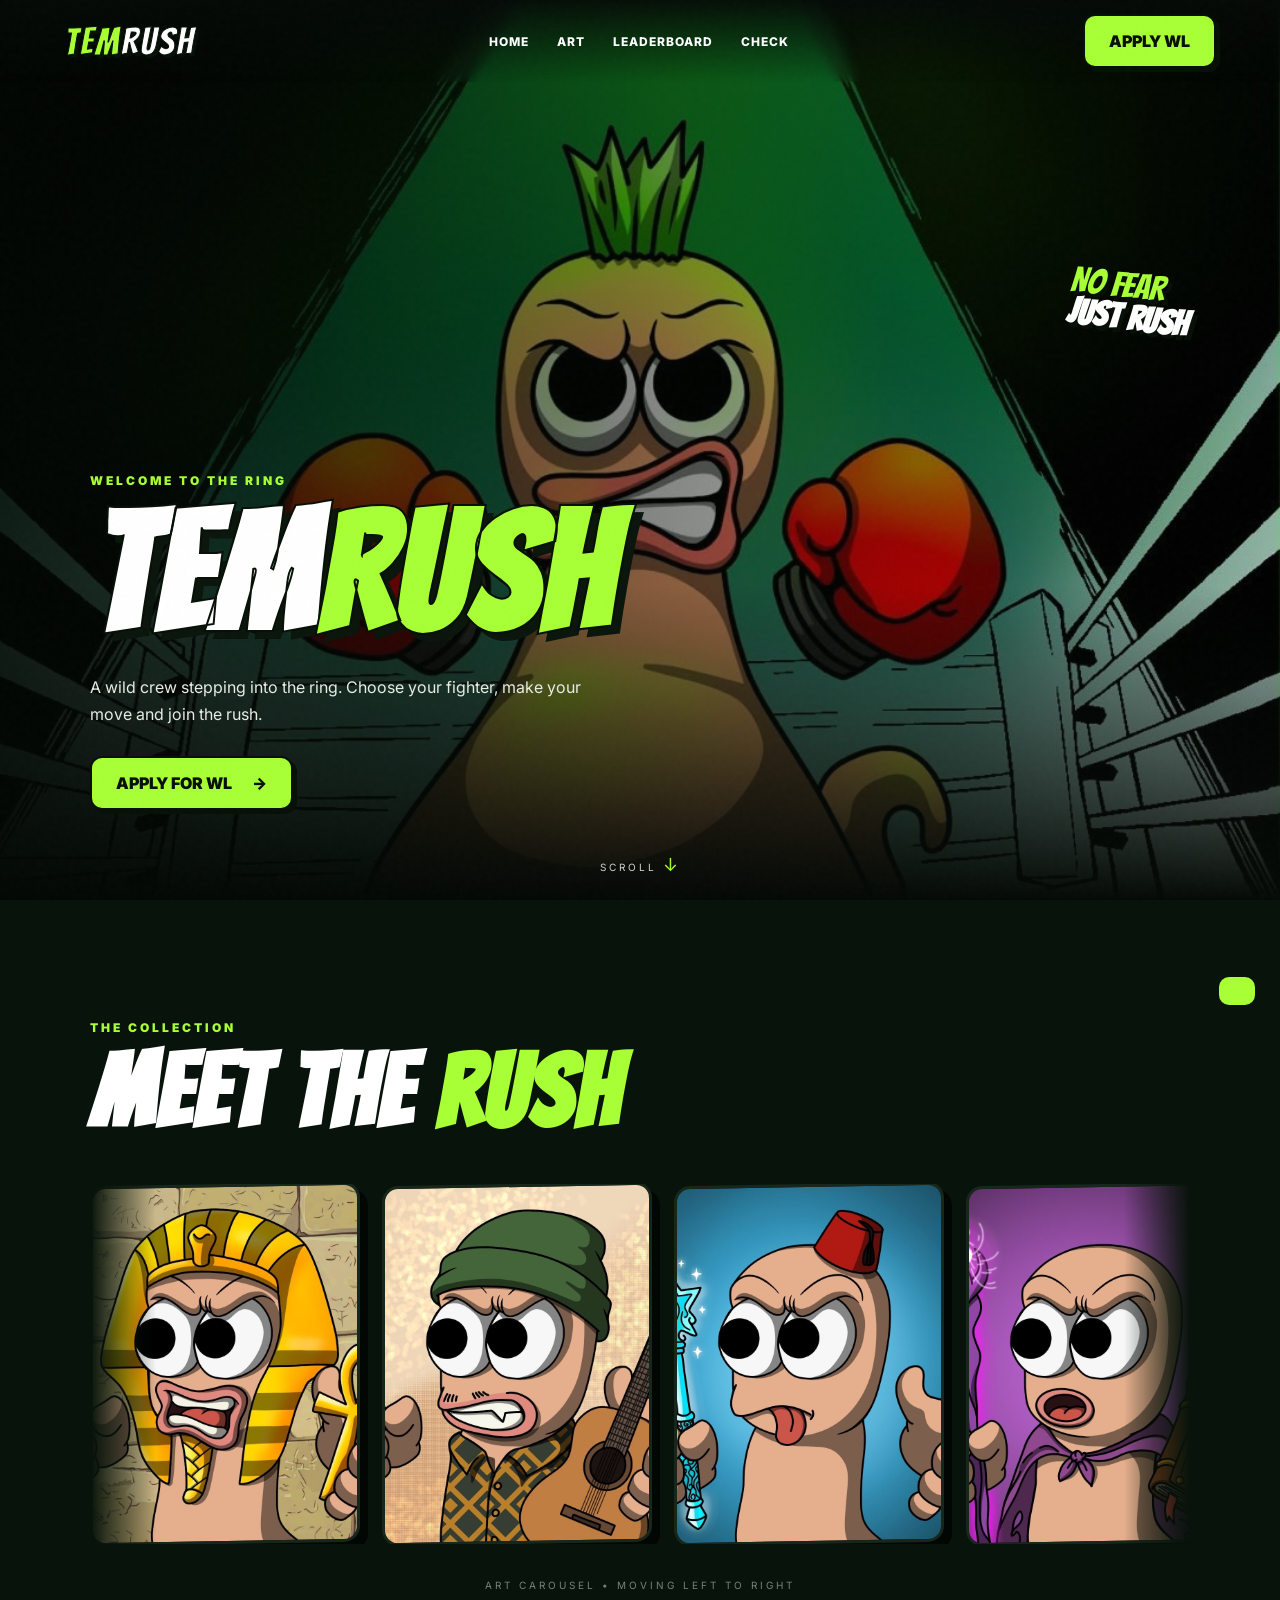
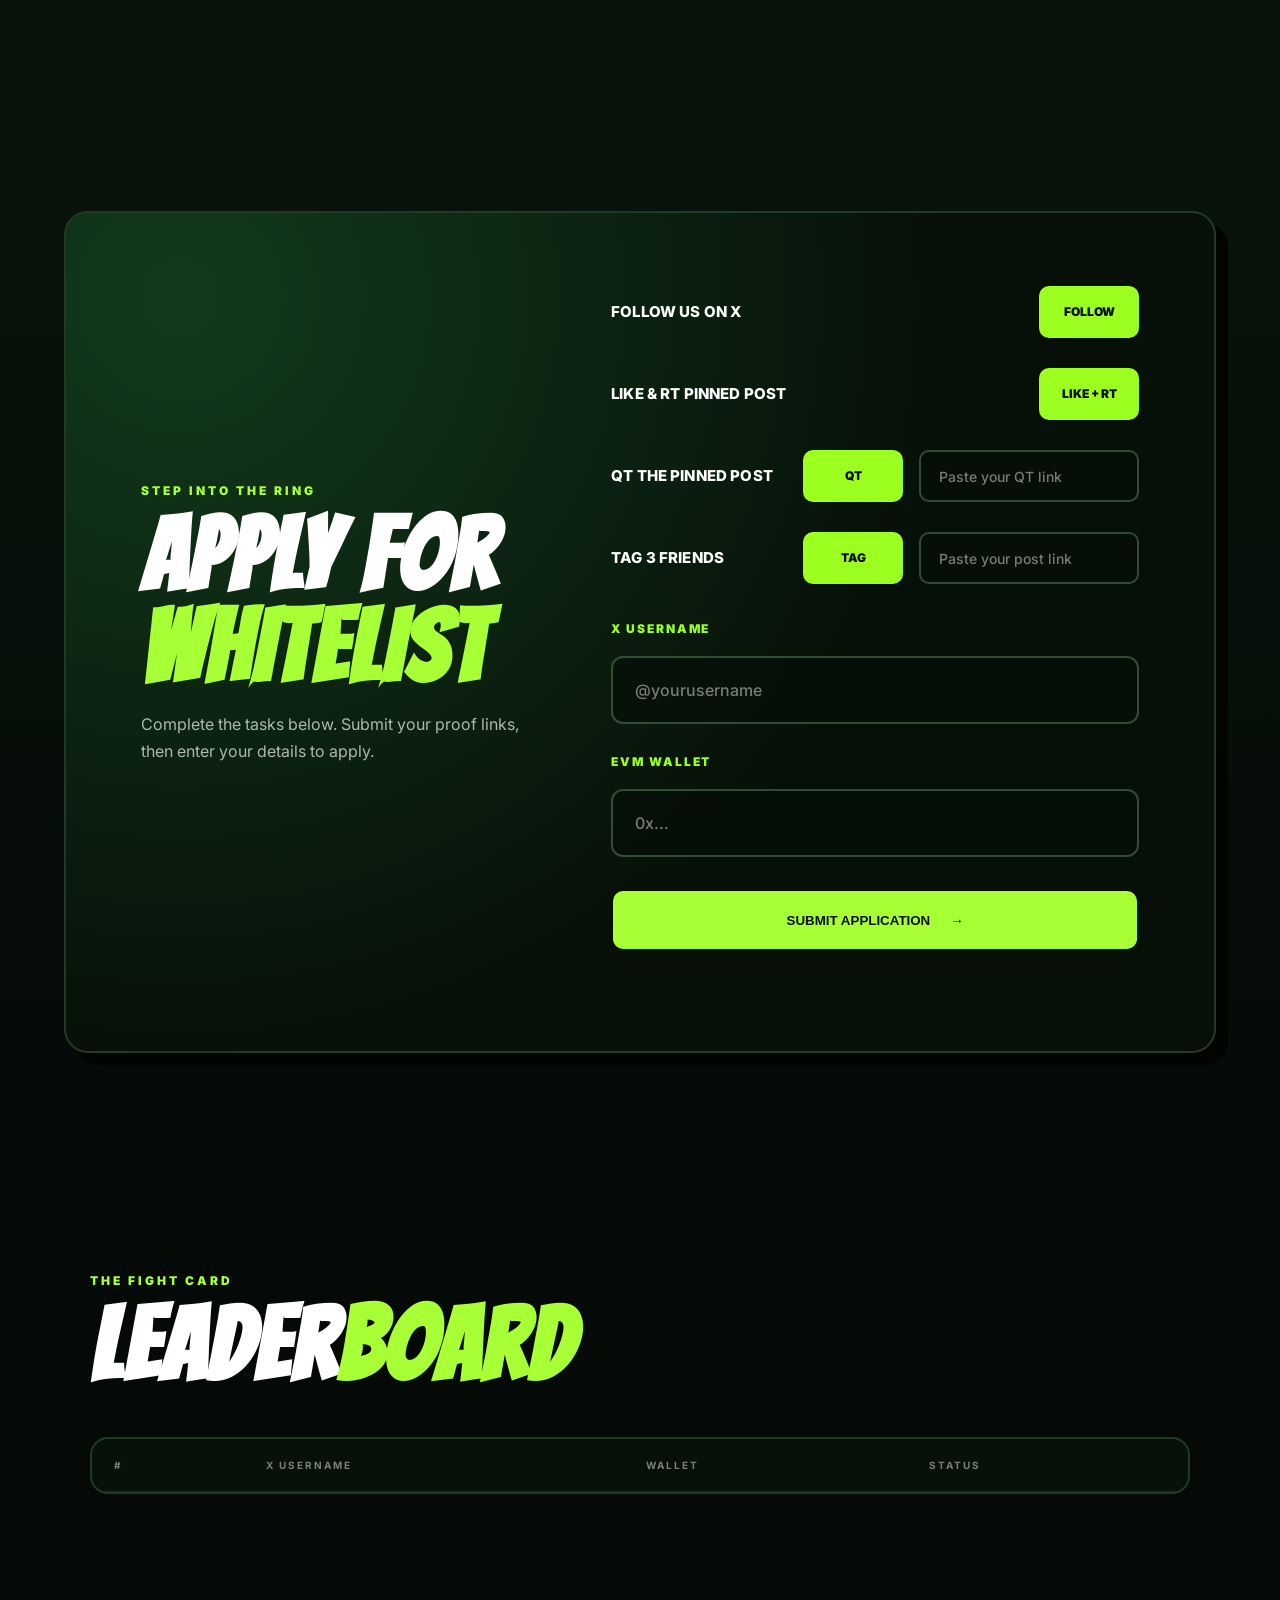
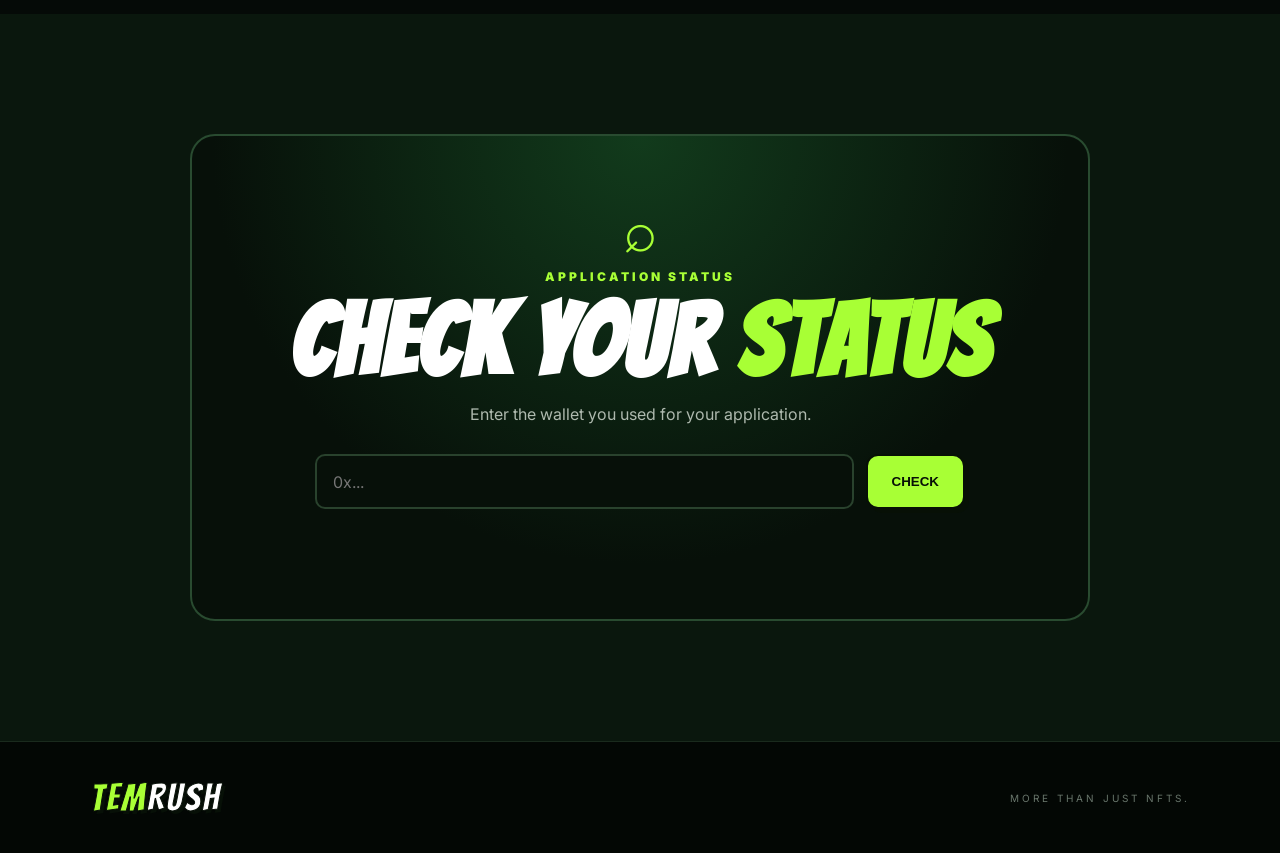
<file: index.html>
<!DOCTYPE html>
<html lang="en">
<head>
  <meta charset="UTF-8">
  <meta name="viewport" content="width=device-width, initial-scale=1.0">

  <title>TEMRUSH — NFT</title>

  <link rel="preconnect" href="https://fonts.googleapis.com">
  <link rel="preconnect" href="https://fonts.gstatic.com" crossorigin>

  <link
    href="https://fonts.googleapis.com/css2?family=Bangers&family=Inter:wght@400;500;600;700;800;900&display=swap"
    rel="stylesheet"
  >

  <link rel="stylesheet" href="style.css">


  <!-- =====================================================
       APPLY WL LAYOUT FIX
  ====================================================== -->

  <style>

    /* =====================================================
       APPLY SECTION
    ====================================================== */

    .apply-section {
      width: 100%;
      padding: 100px 5vw;
      box-sizing: border-box;
    }


    /* =====================================================
       MAIN APPLY PANEL
    ====================================================== */

    .apply-panel {
      width: 100%;
      max-width: 1400px;
      min-height: 650px;

      margin: 0 auto;

      padding: 70px 75px;

      box-sizing: border-box;

      display: grid;
      grid-template-columns: minmax(0, 0.85fr) minmax(0, 1.15fr);
      gap: 80px;

      align-items: center;
    }


    /* =====================================================
       LEFT SIDE
    ====================================================== */

    .panel-copy {
      min-width: 0;
    }

    .panel-copy h2 {
      max-width: 650px;
    }

    .panel-copy p:last-child {
      max-width: 600px;
    }


    /* =====================================================
       FORM
    ====================================================== */

    #wlForm {
      width: 100%;
      min-width: 0;

      display: flex;
      flex-direction: column;

      box-sizing: border-box;
    }


    /* =====================================================
       TASK ROW
    ====================================================== */

    .task-item {
      width: 100%;
      min-height: 58px;

      display: grid;

      grid-template-columns: minmax(0, 1fr) auto;

      align-items: center;

      column-gap: 16px;

      margin-bottom: 14px;

      box-sizing: border-box;
    }


    /* =====================================================
       TASK WITH PROOF
    ====================================================== */

    .task-item.task-with-proof {
      grid-template-columns:
        minmax(0, 1fr)
        100px
        minmax(220px, 1fr);
    }


    /* =====================================================
       TASK TEXT
    ====================================================== */

    .task-content {
      min-width: 0;
    }

    .task-content strong {
      display: block;

      margin: 0;

      font-family: "Inter", sans-serif;
      font-size: 15px;
      font-weight: 800;

      line-height: 1.2;

      letter-spacing: 0.01em;

      color: #ffffff;

      white-space: nowrap;
    }


    /* =====================================================
       TASK BUTTON
    ====================================================== */

    .task-link {
      width: 100%;
      min-width: 100px;
      height: 52px;

      padding: 0 18px;

      display: flex;
      align-items: center;
      justify-content: center;

      box-sizing: border-box;

      background: #9cff20;

      border: 2px solid #9cff20;
      border-radius: 10px;

      color: #071007;

      font-family: "Inter", sans-serif;
      font-size: 12px;
      font-weight: 900;

      line-height: 1;

      text-decoration: none;

      cursor: pointer;

      transition:
        transform 0.2s ease,
        background 0.2s ease,
        box-shadow 0.2s ease;
    }

    .task-link:hover {
      background: #b1ff48;
      border-color: #b1ff48;

      transform: translateY(-2px);

      box-shadow:
        0 8px 25px rgba(156, 255, 32, 0.18);
    }


    /* =====================================================
       PROOF INPUT
    ====================================================== */

    .proof-input {
      width: 100%;
      height: 52px;

      min-width: 0;

      padding: 0 18px;

      box-sizing: border-box;

      background: rgba(5, 14, 8, 0.55);

      border: 2px solid rgba(108, 150, 111, 0.45);

      border-radius: 10px;

      color: #ffffff;

      font-family: "Inter", sans-serif;
      font-size: 14px;
      font-weight: 500;

      outline: none;

      transition:
        border-color 0.2s ease,
        box-shadow 0.2s ease;
    }

    .proof-input::placeholder {
      color: #777d78;
      opacity: 1;
    }

    .proof-input:focus {
      border-color: #9cff20;

      box-shadow:
        0 0 0 3px rgba(156, 255, 32, 0.08);
    }


    /* =====================================================
       REMOVE OLD TASK ELEMENTS IF PRESENT
    ====================================================== */

    .task-item input[type="checkbox"],
    .task-item .task-check,
    .proof-example {
      display: none !important;
    }


    /* =====================================================
       LABELS
    ====================================================== */

    #wlForm > label {
      display: block;

      margin-top: 10px;
      margin-bottom: 10px;

      font-family: "Inter", sans-serif;

      font-size: 12px;
      font-weight: 900;

      letter-spacing: 0.16em;

      color: #9cff20;
    }


    /* =====================================================
       USERNAME + WALLET
    ====================================================== */

    #xUsername,
    #wallet {
      width: 100%;
      height: 68px;

      box-sizing: border-box;

      padding: 0 22px;

      margin-bottom: 10px;

      background: rgba(5, 14, 8, 0.55);

      border: 2px solid rgba(108, 150, 111, 0.45);

      border-radius: 12px;

      color: #ffffff;

      font-family: "Inter", sans-serif;

      font-size: 16px;
      font-weight: 500;

      outline: none;

      transition:
        border-color 0.2s ease,
        box-shadow 0.2s ease;
    }

    #xUsername::placeholder,
    #wallet::placeholder {
      color: #777d78;
      opacity: 1;
    }

    #xUsername:focus,
    #wallet:focus {
      border-color: #9cff20;

      box-shadow:
        0 0 0 3px rgba(156, 255, 32, 0.08);
    }


    /* =====================================================
       SUBMIT BUTTON
    ====================================================== */

    #wlForm .button.full {
      width: 100%;
      height: 62px;

      margin-top: 12px;

      box-sizing: border-box;
    }


    /* =====================================================
       MESSAGE
    ====================================================== */

    #formMessage {
      width: 100%;
      box-sizing: border-box;
    }


    /* =====================================================
       LARGE DESKTOP
    ====================================================== */

    @media (min-width: 1400px) {

      .apply-panel {
        max-width: 1450px;

        padding-left: 85px;
        padding-right: 85px;

        gap: 100px;
      }

      .task-item.task-with-proof {
        grid-template-columns:
          minmax(0, 1fr)
          110px
          minmax(280px, 1fr);
      }

      .task-link {
        min-width: 110px;
      }

    }


    /* =====================================================
       TABLET
    ====================================================== */

    @media (max-width: 1100px) {

      .apply-section {
        padding: 80px 30px;
      }

      .apply-panel {
        max-width: 1000px;

        padding: 55px 45px;

        grid-template-columns:
          minmax(0, 0.8fr)
          minmax(0, 1.2fr);

        gap: 45px;
      }

      .task-item.task-with-proof {
        grid-template-columns:
          minmax(0, 1fr)
          90px
          minmax(170px, 1fr);

        column-gap: 10px;
      }

      .task-link {
        min-width: 90px;
        padding: 0 10px;
      }

      .task-content strong {
        font-size: 13px;
      }

      .proof-input {
        font-size: 13px;
        padding: 0 14px;
      }

    }


    /* =====================================================
       MOBILE
    ====================================================== */

    @media (max-width: 800px) {

      .apply-section {
        padding: 60px 18px;
      }

      .apply-panel {
        width: 100%;

        padding: 40px 25px;

        display: flex;
        flex-direction: column;

        gap: 40px;

        min-height: auto;
      }


      /* TASKS */

      .task-item,
      .task-item.task-with-proof {
        width: 100%;

        display: grid;

        grid-template-columns:
          minmax(0, 1fr)
          auto;

        gap: 10px;

        min-height: 55px;
      }

      .task-content strong {
        font-size: 13px;
        white-space: normal;
      }

      .task-link {
        min-width: 95px;
        width: 95px;
        height: 48px;
      }


      /* PROOF INPUT GOES FULL WIDTH */

      .task-item.task-with-proof {
        grid-template-columns:
          minmax(0, 1fr)
          95px;
      }

      .task-item.task-with-proof .proof-input {
        grid-column: 1 / -1;
        width: 100%;
      }


      /* FORM */

      #xUsername,
      #wallet {
        height: 62px;
      }

    }


    /* =====================================================
       SMALL MOBILE
    ====================================================== */

    @media (max-width: 480px) {

      .apply-panel {
        padding: 30px 18px;
      }

      .task-content strong {
        font-size: 12px;
      }

      .task-link {
        width: 85px;
        min-width: 85px;

        padding: 0 8px;

        font-size: 10px;
      }

      .proof-input {
        height: 52px;
      }

    }

  </style>

</head>


<body>

  <div class="grain"></div>


  <!-- =====================================================
       NAVIGATION
  ====================================================== -->

  <header class="nav">

    <a class="brand" href="#home">
      TEM<span>RUSH</span>
    </a>

    <nav>
      <a href="#home">HOME</a>
      <a href="#art">ART</a>
      <a href="#leaderboard">LEADERBOARD</a>
      <a href="#check">CHECK</a>
    </nav>

    <a class="nav-cta" href="#apply">
      APPLY WL
    </a>

  </header>


  <main>


    <!-- =====================================================
         HERO
    ====================================================== -->

    <section id="home" class="hero">

      <div class="hero-overlay"></div>

      <div class="hero-copy">

        <p class="eyebrow">
          WELCOME TO THE RING
        </p>

        <h1>
          TEM<span>RUSH</span>
        </h1>

        <p class="hero-text">
          A wild crew stepping into the ring.
          Choose your fighter, make your move and join the rush.
        </p>

        <a class="button" href="#apply">
          APPLY FOR WL <span>→</span>
        </a>

      </div>

      <div class="hero-badge">
        NO FEAR<br>
        <b>JUST RUSH</b>
      </div>

      <div class="scroll-cue">
        SCROLL <span>↓</span>
      </div>

    </section>


    <!-- =====================================================
         ART
    ====================================================== -->

    <section id="art" class="art-section">

      <div class="section-heading">

        <p class="eyebrow">
          THE COLLECTION
        </p>

        <h2>
          MEET THE <span>RUSH</span>
        </h2>

      </div>


      <div class="marquee-window">

        <div class="marquee-track">

          <div class="art-card">
            <img
              src="assets/art-01.jpg"
              alt="TEMRUSH character"
            >
          </div>

          <div class="art-card">
            <img
              src="assets/art-02.jpg"
              alt="TEMRUSH character"
            >
          </div>

          <div class="art-card">
            <img
              src="assets/art-03.jpg"
              alt="TEMRUSH character"
            >
          </div>

          <div class="art-card">
            <img
              src="assets/art-04.jpg"
              alt="TEMRUSH character"
            >
          </div>

          <div class="art-card">
            <img
              src="assets/art-01.jpg"
              alt="TEMRUSH character"
            >
          </div>

          <div class="art-card">
            <img
              src="assets/art-02.jpg"
              alt="TEMRUSH character"
            >
          </div>

          <div class="art-card">
            <img
              src="assets/art-03.jpg"
              alt="TEMRUSH character"
            >
          </div>

          <div class="art-card">
            <img
              src="assets/art-04.jpg"
              alt="TEMRUSH character"
            >
          </div>

        </div>

      </div>

      <p class="marquee-note">
        ART CAROUSEL • MOVING LEFT TO RIGHT
      </p>

    </section>


    <!-- =====================================================
         APPLY WL
    ====================================================== -->

    <section id="apply" class="apply-section">

      <div class="apply-panel">


        <!-- LEFT -->

        <div class="panel-copy">

          <p class="eyebrow">
            STEP INTO THE RING
          </p>

          <h2>
            APPLY FOR <span>WHITELIST</span>
          </h2>

          <p>
            Complete the tasks below. Submit your proof links,
            then enter your details to apply.
          </p>

        </div>


        <!-- RIGHT -->

        <form id="wlForm">


          <!-- FOLLOW -->

          <div class="task-item">

            <div class="task-content">
              <strong>FOLLOW US ON X</strong>
            </div>

            <a
              class="task-link"
              href="https://x.com/TemrushNFTs"
              target="_blank"
              rel="noopener noreferrer"
            >
              FOLLOW
            </a>

          </div>


          <!-- LIKE + RT -->

          <div class="task-item">

            <div class="task-content">
              <strong>LIKE &amp; RT PINNED POST</strong>
            </div>

            <a
              class="task-link"
              href="https://x.com/TemrushNFTs"
              target="_blank"
              rel="noopener noreferrer"
            >
              LIKE + RT
            </a>

          </div>


          <!-- QT -->

          <div class="task-item task-with-proof">

            <div class="task-content">
              <strong>QT THE PINNED POST</strong>
            </div>

            <a
              class="task-link"
              href="https://x.com/TemrushNFTs"
              target="_blank"
              rel="noopener noreferrer"
            >
              QT
            </a>

            <input
              id="quoteProof"
              class="proof-input"
              type="url"
              placeholder="Paste your QT link"
              required
            >

          </div>


          <!-- TAG 3 FRIENDS -->

          <div class="task-item task-with-proof">

            <div class="task-content">
              <strong>TAG 3 FRIENDS</strong>
            </div>

            <a
              class="task-link"
              href="https://x.com/TemrushNFTs"
              target="_blank"
              rel="noopener noreferrer"
            >
              TAG
            </a>

            <input
              id="tagFriendsProof"
              class="proof-input"
              type="url"
              placeholder="Paste your post link"
              required
            >

          </div>


          <!-- X USERNAME -->

          <label for="xUsername">
            X USERNAME
          </label>

          <input
            id="xUsername"
            type="text"
            placeholder="@yourusername"
            required
          >


          <!-- WALLET -->

          <label for="wallet">
            EVM WALLET
          </label>

          <input
            id="wallet"
            type="text"
            placeholder="0x..."
            required
          >


          <!-- SUBMIT -->

          <button
            class="button full"
            type="submit"
          >
            SUBMIT APPLICATION <span>→</span>
          </button>

          <div
            id="formMessage"
            class="form-message"
          ></div>

        </form>

      </div>

    </section>


    <!-- =====================================================
         LEADERBOARD
    ====================================================== -->

    <section
      id="leaderboard"
      class="board-section"
    >

      <div class="section-heading">

        <p class="eyebrow">
          THE FIGHT CARD
        </p>

        <h2>
          LEADER<span>BOARD</span>
        </h2>

      </div>


      <div class="table-wrap">

        <table>

          <thead>

            <tr>
              <th>#</th>
              <th>X USERNAME</th>
              <th>WALLET</th>
              <th>STATUS</th>
            </tr>

          </thead>


<tbody id="leaderboardBody">
</tbody>


        </table>

      </div>

    </section>


    <!-- =====================================================
         CHECK
    ====================================================== -->

    <section
      id="check"
      class="check-section"
    >

      <div class="check-card">

        <div class="check-icon">
          ⌕
        </div>

        <p class="eyebrow">
          APPLICATION STATUS
        </p>

        <h2>
          CHECK YOUR <span>STATUS</span>
        </h2>

        <p>
          Enter the wallet you used for your application.
        </p>


        <div class="check-row">

          <input
            id="checkWallet"
            type="text"
            placeholder="0x..."
          >

          <button
            id="checkButton"
            class="button"
          >
            CHECK
          </button>

        </div>


        <div
          id="checkResult"
          class="check-result"
        ></div>

      </div>

    </section>

  </main>


  <!-- =====================================================
       FOOTER
  ====================================================== -->

  <footer>

    <div class="brand">
      TEM<span>RUSH</span>
    </div>

    <p>
      MORE THAN JUST NFTS.
    </p>

  </footer>


  <div
    id="toast"
    class="toast"
  ></div>


  <script src="script.js"></script>

</body>
</html>
</file>
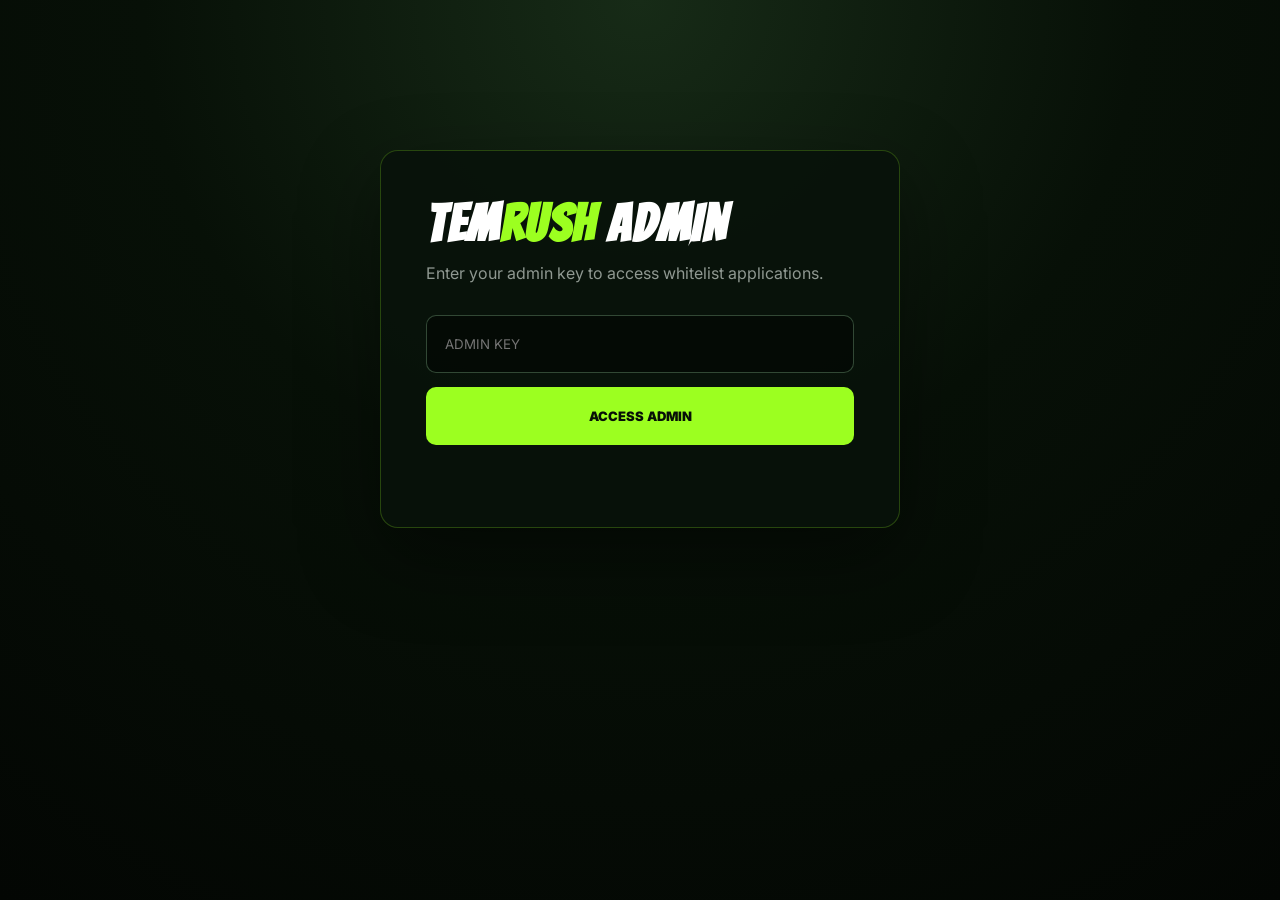
<file: admin.html>
<!DOCTYPE html>
<html lang="en">

<head>
  <meta charset="UTF-8">

  <meta
    name="viewport"
    content="width=device-width, initial-scale=1.0"
  >

  <title>TEMRUSH — Admin</title>

  <link
    rel="preconnect"
    href="https://fonts.googleapis.com"
  >

  <link
    rel="preconnect"
    href="https://fonts.gstatic.com"
    crossorigin
  >

  <link
    href="https://fonts.googleapis.com/css2?family=Bangers&family=Inter:wght@400;500;600;700;800;900&display=swap"
    rel="stylesheet"
  >

  <style>

    * {
      box-sizing: border-box;
    }

    html {
      scroll-behavior: smooth;
    }

    body {
      margin: 0;
      min-height: 100vh;

      background:
        radial-gradient(
          circle at top,
          #172b17 0%,
          #071007 45%,
          #030603 100%
        );

      color: #ffffff;

      font-family: "Inter", sans-serif;
    }


    /* =====================================================
       PAGE
    ===================================================== */

    .admin-page {
      width: 100%;
      min-height: 100vh;

      padding: 50px 5vw 80px;
    }


    .admin-container {
      width: 100%;
      max-width: 1500px;

      margin: 0 auto;
    }


    /* =====================================================
       HEADER
    ===================================================== */

    .admin-header {
      display: flex;

      align-items: center;
      justify-content: space-between;

      gap: 25px;

      margin-bottom: 40px;
    }


    .logo {
      font-family: "Bangers", cursive;

      font-size: 42px;

      letter-spacing: 0.04em;

      color: #ffffff;

      text-decoration: none;
    }


    .logo span {
      color: #9cff20;
    }


    .admin-title {
      margin: 0;

      font-size: 13px;

      font-weight: 900;

      letter-spacing: 0.2em;

      color: #9cff20;
    }


    /* =====================================================
       LOGIN
    ===================================================== */

    .login-card {

      width: 100%;
      max-width: 520px;

      margin: 100px auto;

      padding: 45px;

      background:
        rgba(8, 18, 10, 0.9);

      border:
        1px solid
        rgba(156, 255, 32, 0.22);

      border-radius: 18px;

      box-shadow:
        0 30px 80px
        rgba(0, 0, 0, 0.45);
    }


    .login-card h1 {

      margin: 0 0 10px;

      font-family: "Bangers", cursive;

      font-size: 52px;

      letter-spacing: 0.03em;
    }


    .login-card h1 span {
      color: #9cff20;
    }


    .login-card p {

      margin: 0 0 28px;

      color: #8f9891;

      line-height: 1.6;
    }


    .input {

      width: 100%;

      height: 58px;

      padding: 0 18px;

      border:
        1px solid
        rgba(108, 150, 111, 0.45);

      border-radius: 10px;

      background:
        rgba(3, 8, 4, 0.75);

      color: #ffffff;

      font-family: "Inter", sans-serif;

      outline: none;
    }


    .input:focus {

      border-color: #9cff20;

      box-shadow:
        0 0 0 3px
        rgba(156, 255, 32, 0.08);
    }


    .button {

      width: 100%;

      height: 58px;

      margin-top: 14px;

      border: 0;

      border-radius: 10px;

      background: #9cff20;

      color: #071007;

      font-family: "Inter", sans-serif;

      font-size: 13px;

      font-weight: 900;

      cursor: pointer;

      transition:
        transform 0.2s ease,
        background 0.2s ease;
    }


    .button:hover {

      background: #b1ff48;

      transform: translateY(-2px);
    }


    .message {

      min-height: 22px;

      margin-top: 15px;

      font-size: 12px;

      font-weight: 700;

      color: #ff6b6b;
    }


    /* =====================================================
       DASHBOARD
    ===================================================== */

    #dashboard {
      display: none;
    }


    .dashboard-title {

      margin: 0 0 8px;

      font-family: "Bangers", cursive;

      font-size: 64px;

      letter-spacing: 0.03em;
    }


    .dashboard-title span {
      color: #9cff20;
    }


    .dashboard-subtitle {

      margin: 0 0 35px;

      color: #8f9891;

      font-size: 14px;
    }


    /* =====================================================
       STATS
    ===================================================== */

    .stats {

      display: grid;

      grid-template-columns:
        repeat(3, 1fr);

      gap: 16px;

      margin-bottom: 25px;
    }


    .stat {

      padding: 22px;

      background:
        rgba(8, 18, 10, 0.8);

      border:
        1px solid
        rgba(156, 255, 32, 0.15);

      border-radius: 14px;
    }


    .stat-label {

      display: block;

      margin-bottom: 8px;

      font-size: 10px;

      font-weight: 900;

      letter-spacing: 0.16em;

      color: #7d877f;
    }


    .stat-value {

      font-size: 28px;

      font-weight: 900;

      color: #ffffff;
    }


    /* =====================================================
       TABLE
    ===================================================== */

    .table-card {

      width: 100%;

      overflow: hidden;

      background:
        rgba(8, 18, 10, 0.82);

      border:
        1px solid
        rgba(156, 255, 32, 0.15);

      border-radius: 16px;
    }


    .table-scroll {

      width: 100%;

      overflow-x: auto;
    }


    table {

      width: 100%;

      min-width: 1000px;

      border-collapse: collapse;
    }


    th {

      padding: 18px 20px;

      text-align: left;

      background:
        rgba(156, 255, 32, 0.06);

      color: #9cff20;

      font-size: 10px;

      font-weight: 900;

      letter-spacing: 0.14em;

      white-space: nowrap;
    }


    td {

      padding: 18px 20px;

      border-top:
        1px solid
        rgba(255, 255, 255, 0.06);

      color: #d9ded9;

      font-size: 13px;

      white-space: nowrap;
    }


    tr:hover td {

      background:
        rgba(156, 255, 32, 0.025);
    }


    .wallet {

      font-family: monospace;

      color: #aeb8af;
    }


    .proof {

      display: inline-flex;

      align-items: center;

      justify-content: center;

      min-width: 70px;

      height: 34px;

      padding: 0 12px;

      border-radius: 7px;

      background:
        rgba(156, 255, 32, 0.08);

      border:
        1px solid
        rgba(156, 255, 32, 0.2);

      color: #9cff20;

      text-decoration: none;

      font-size: 10px;

      font-weight: 900;
    }


    .proof:hover {

      background:
        rgba(156, 255, 32, 0.16);
    }


    /* =====================================================
       STATUS
    ===================================================== */

    .status {

      display: inline-flex;

      align-items: center;

      justify-content: center;

      min-width: 90px;

      height: 32px;

      padding: 0 12px;

      border-radius: 6px;

      font-size: 9px;

      font-weight: 900;

      letter-spacing: 0.08em;
    }


    .status.pending {

      background:
        rgba(255, 193, 7, 0.1);

      color: #ffc107;

      border:
        1px solid
        rgba(255, 193, 7, 0.25);
    }


    .status.approved {

      background:
        rgba(156, 255, 32, 0.1);

      color: #9cff20;

      border:
        1px solid
        rgba(156, 255, 32, 0.25);
    }


    .status.rejected {

      background:
        rgba(255, 80, 80, 0.1);

      color: #ff7070;

      border:
        1px solid
        rgba(255, 80, 80, 0.25);
    }


    /* =====================================================
       ACTION BUTTONS
    ===================================================== */

    .actions {

      display: flex;

      gap: 8px;
    }


    .action {

      height: 34px;

      padding: 0 13px;

      border-radius: 7px;

      font-size: 9px;

      font-weight: 900;

      cursor: pointer;

      border: 1px solid;

      transition:
        transform 0.2s ease,
        opacity 0.2s ease;
    }


    .action:hover {

      transform: translateY(-1px);

      opacity: 0.85;
    }


    .approve {

      background:
        rgba(156, 255, 32, 0.1);

      border-color:
        rgba(156, 255, 32, 0.3);

      color: #9cff20;
    }


    .reject {

      background:
        rgba(255, 80, 80, 0.1);

      border-color:
        rgba(255, 80, 80, 0.3);

      color: #ff7070;
    }


    .pending-button {

      background:
        rgba(255, 193, 7, 0.1);

      border-color:
        rgba(255, 193, 7, 0.3);

      color: #ffc107;
    }


    /* =====================================================
       EMPTY
    ===================================================== */

    .empty {

      padding: 60px 20px;

      text-align: center;

      color: #6f7771;

      font-size: 13px;
    }


    /* =====================================================
       MOBILE
    ===================================================== */

    @media (max-width: 700px) {

      .admin-page {

        padding:
          30px 16px 60px;
      }


      .admin-header {

        align-items: flex-start;

        flex-direction: column;
      }


      .dashboard-title {

        font-size: 48px;
      }


      .stats {

        grid-template-columns: 1fr;
      }


      .login-card {

        margin: 50px auto;

        padding: 30px 22px;
      }

    }

  </style>
</head>


<body>

  <div class="admin-page">

    <div class="admin-container">


      <!-- =================================================
           LOGIN
      ================================================== -->

      <section id="login">

        <div class="login-card">

          <h1>
            TEM<span>RUSH</span>
            ADMIN
          </h1>

          <p>
            Enter your admin key to access
            whitelist applications.
          </p>

          <input
            id="adminKey"
            class="input"
            type="password"
            placeholder="ADMIN KEY"
            autocomplete="off"
          >

          <button
            id="loginButton"
            class="button"
            type="button"
          >
            ACCESS ADMIN
          </button>

          <div
            id="loginMessage"
            class="message"
          ></div>

        </div>

      </section>


      <!-- =================================================
           DASHBOARD
      ================================================== -->

      <section id="dashboard">


        <header class="admin-header">

          <div>

            <a
              class="logo"
              href="index.html"
            >
              TEM<span>RUSH</span>
            </a>

          </div>

          <p class="admin-title">
            WHITELIST CONTROL
          </p>

        </header>


        <h1 class="dashboard-title">
          APPLICATION <span>CONTROL</span>
        </h1>

        <p class="dashboard-subtitle">
          Review, approve or reject TEMRUSH whitelist applications.
        </p>


        <!-- =================================================
             STATS
        ================================================== -->

        <div class="stats">

          <div class="stat">

            <span class="stat-label">
              TOTAL
            </span>

            <span
              id="totalCount"
              class="stat-value"
            >
              0
            </span>

          </div>


          <div class="stat">

            <span class="stat-label">
              PENDING
            </span>

            <span
              id="pendingCount"
              class="stat-value"
            >
              0
            </span>

          </div>


          <div class="stat">

            <span class="stat-label">
              APPROVED
            </span>

            <span
              id="approvedCount"
              class="stat-value"
            >
              0
            </span>

          </div>

        </div>


        <!-- =================================================
             APPLICATION TABLE
        ================================================== -->

        <div class="table-card">

          <div class="table-scroll">

            <table>

              <thead>

                <tr>

                  <th>
                    #
                  </th>

                  <th>
                    X USERNAME
                  </th>

                  <th>
                    WALLET
                  </th>

                  <th>
                    QT PROOF
                  </th>

                  <th>
                    TAG PROOF
                  </th>

                  <th>
                    STATUS
                  </th>

                  <th>
                    ACTION
                  </th>

                </tr>

              </thead>


              <tbody id="applicationsBody">

                <tr>

                  <td
                    colspan="7"
                    class="empty"
                  >
                    LOADING APPLICATIONS...
                  </td>

                </tr>

              </tbody>

            </table>

          </div>

        </div>


      </section>

    </div>

  </div>


  <script>

    // =====================================================
    // CONFIG
    // =====================================================

    const API_URL =
      "https://script.google.com/macros/s/AKfycbzPIpFMNi-imzFGVu2csJSxtfziGPPK33pl5HzZddjjA1DGYm1RD67bcGtRBHuP6QY5/exec";


    // =====================================================
    // ELEMENTS
    // =====================================================

    const login =
      document.getElementById("login");

    const dashboard =
      document.getElementById("dashboard");

    const adminKeyInput =
      document.getElementById("adminKey");

    const loginButton =
      document.getElementById("loginButton");

    const loginMessage =
      document.getElementById("loginMessage");

    const applicationsBody =
      document.getElementById(
        "applicationsBody"
      );

    const totalCount =
      document.getElementById(
        "totalCount"
      );

    const pendingCount =
      document.getElementById(
        "pendingCount"
      );

    const approvedCount =
      document.getElementById(
        "approvedCount"
      );


    let ADMIN_KEY = "";

    let applications = [];


    // =====================================================
    // API
    // =====================================================

    async function apiRequest(payload) {

      const response =
        await fetch(
          API_URL,
          {
            method: "POST",

            headers: {
              "Content-Type":
                "text/plain;charset=utf-8"
            },

            body:
              JSON.stringify(payload)
          }
        );


      return await response.json();

    }


    // =====================================================
    // WALLET DISPLAY
    // =====================================================

    function shortWallet(wallet) {

      if (!wallet) {
        return "";
      }


      return wallet.length > 12

        ? `${wallet.slice(0, 6)}...${wallet.slice(-4)}`

        : wallet;

    }


    // =====================================================
    // ESCAPE HTML
    // =====================================================

    function escapeHtml(value) {

      return String(value || "")
        .replace(/&/g, "&amp;")
        .replace(/</g, "&lt;")
        .replace(/>/g, "&gt;")
        .replace(/"/g, "&quot;")
        .replace(/'/g, "&#039;");

    }


    // =====================================================
    // LOAD APPLICATIONS
    // =====================================================

    async function loadApplications() {

      try {

        const result =
          await apiRequest({

            action: "admin_list",

            adminKey:
              ADMIN_KEY

          });


        if (!result.ok) {

          loginMessage.textContent =
            result.error ||
            "Unable to load applications.";

          return;

        }


        applications =
          result.applications || [];


        renderApplications();


      } catch (error) {

        console.error(error);

        applicationsBody.innerHTML = `
          <tr>
            <td
              colspan="7"
              class="empty"
            >
              ADMIN SERVICE UNAVAILABLE
            </td>
          </tr>
        `;

      }

    }


    // =====================================================
    // RENDER APPLICATIONS
    // =====================================================

    function renderApplications() {

      totalCount.textContent =
        applications.length;


      pendingCount.textContent =
        applications.filter(
          app =>
            String(app.status)
              .toUpperCase() ===
            "PENDING"
        ).length;


      approvedCount.textContent =
        applications.filter(
          app =>
            String(app.status)
              .toUpperCase() ===
            "APPROVED"
        ).length;


      if (
        applications.length === 0
      ) {

        applicationsBody.innerHTML = `
          <tr>
            <td
              colspan="7"
              class="empty"
            >
              NO APPLICATIONS YET
            </td>
          </tr>
        `;

        return;

      }


      applicationsBody.innerHTML =
        applications.map(
          (app, index) => {

            const status =
              String(
                app.status ||
                "PENDING"
              ).toUpperCase();


            return `

              <tr>

                <td>
                  ${String(
                    index + 1
                  ).padStart(2, "0")}
                </td>

                <td>
                  ${escapeHtml(
                    app.xUsername
                  )}
                </td>

                <td class="wallet">
                  ${escapeHtml(
                    shortWallet(
                      app.wallet
                    )
                  )}
                </td>

                <td>

                  <a
                    class="proof"
                    href="${escapeHtml(
                      app.quoteProof
                    )}"
                    target="_blank"
                    rel="noopener noreferrer"
                  >
                    VIEW QT
                  </a>

                </td>

                <td>

                  <a
                    class="proof"
                    href="${escapeHtml(
                      app.tagFriendsProof
                    )}"
                    target="_blank"
                    rel="noopener noreferrer"
                  >
                    VIEW TAG
                  </a>

                </td>

                <td>

                  <span
                    class="status ${status.toLowerCase()}"
                  >
                    ${status}
                  </span>

                </td>

                <td>

                  <div class="actions">

                    <button
                      class="action approve"
                      onclick="updateStatus(
                        ${app.row},
                        'APPROVED'
                      )"
                    >
                      APPROVE
                    </button>

                    <button
                      class="action reject"
                      onclick="updateStatus(
                        ${app.row},
                        'REJECTED'
                      )"
                    >
                      REJECT
                    </button>

                    <button
                      class="action pending-button"
                      onclick="updateStatus(
                        ${app.row},
                        'PENDING'
                      )"
                    >
                      PENDING
                    </button>

                  </div>

                </td>

              </tr>

            `;

          }
        ).join("");

    }


    // =====================================================
    // UPDATE STATUS
    // =====================================================

    async function updateStatus(
      row,
      status
    ) {

      try {

        const result =
          await apiRequest({

            action:
              "admin_update",

            adminKey:
              ADMIN_KEY,

            row:
              row,

            status:
              status

          });


        if (!result.ok) {

          alert(
            result.error ||
            "Unable to update status."
          );

          return;

        }


        await loadApplications();


      } catch (error) {

        console.error(error);

        alert(
          "ADMIN SERVICE UNAVAILABLE."
        );

      }

    }


    // =====================================================
    // LOGIN
    // =====================================================

    loginButton.addEventListener(
      "click",
      async () => {

        const key =
          adminKeyInput.value.trim();


        if (!key) {

          loginMessage.textContent =
            "ENTER YOUR ADMIN KEY.";

          return;

        }


        ADMIN_KEY = key;


        loginButton.disabled =
          true;

        loginButton.textContent =
          "CHECKING...";


        const result =
          await apiRequest({

            action:
              "admin_list",

            adminKey:
              ADMIN_KEY

          });


        if (!result.ok) {

          ADMIN_KEY = "";

          loginButton.disabled =
            false;

          loginButton.textContent =
            "ACCESS ADMIN";

          loginMessage.textContent =
            result.error ||
            "INVALID ADMIN KEY.";

          return;

        }


        login.style.display =
          "none";

        dashboard.style.display =
          "block";


        applications =
          result.applications || [];


        renderApplications();


        loginButton.disabled =
          false;

        loginButton.textContent =
          "ACCESS ADMIN";

      }
    );


    // =====================================================
    // ENTER KEY LOGIN
    // =====================================================

    adminKeyInput.addEventListener(
      "keydown",
      event => {

        if (
          event.key === "Enter"
        ) {

          loginButton.click();

        }

      }
    );

  </script>

</body>

</html>
</file>
<file: style.css>
*{box-sizing:border-box}html{scroll-behavior:smooth}body{margin:0;background:#050a07;color:#f7f7ef;font-family:Inter,Arial,sans-serif;overflow-x:hidden}.grain{position:fixed;inset:0;pointer-events:none;opacity:.06;z-index:50;background-image:url("data:image/svg+xml,%3Csvg viewBox='0 0 180 180' xmlns='http://www.w3.org/2000/svg'%3E%3Cfilter id='n'%3E%3CfeTurbulence type='fractalNoise' baseFrequency='.9' numOctaves='3' stitchTiles='stitch'/%3E%3C/filter%3E%3Crect width='100%25' height='100%25' filter='url(%23n)' opacity='.35'/%3E%3C/svg%3E")}.nav{height:82px;position:fixed;top:0;left:0;right:0;z-index:20;display:flex;align-items:center;justify-content:space-between;padding:0 5vw;background:linear-gradient(#050a07eF,transparent);backdrop-filter:blur(6px)}.brand{font-family:Bangers,cursive;letter-spacing:2px;font-size:38px;color:#a8ff35;text-decoration:none;-webkit-text-stroke:1px #081008;text-shadow:3px 3px 0 #071007}.brand span{color:#fff}.nav nav{display:flex;gap:28px}.nav nav a{color:#fff;text-decoration:none;font-size:12px;font-weight:800;letter-spacing:1px}.nav nav a:hover{color:#a8ff35}.nav-cta,.button{display:inline-flex;align-items:center;justify-content:center;gap:20px;background:#a8ff35;color:#071006;border:2px solid #071006;border-radius:12px;padding:15px 24px;font-weight:900;text-decoration:none;box-shadow:4px 4px 0 #071006;cursor:pointer}.hero{min-height:100vh;position:relative;background-image:url("assets/hero.jpg");background-size:cover;background-position:center;display:flex;align-items:flex-end;padding:0 7vw 10vh;isolation:isolate}.hero-overlay{position:absolute;inset:0;background:linear-gradient(90deg,#020703dc 0%,#02070388 42%,#02070322 100%),linear-gradient(0deg,#050a07 0%,transparent 35%);z-index:-1}.hero-copy{max-width:650px}.eyebrow{font-size:12px;letter-spacing:3px;font-weight:900;color:#a8ff35;margin:0 0 12px}.hero h1,.section-heading h2,.apply-panel h2,.check-card h2{font-family:Bangers,cursive;letter-spacing:2px;margin:0;line-height:.9}.hero h1{font-size:clamp(90px,13vw,190px);color:#fff;text-shadow:8px 8px 0 #0a150c;-webkit-text-stroke:2px #071007}.hero h1 span,.section-heading h2 span,.apply-panel h2 span,.check-card h2 span{color:#a8ff35}.hero-text{font-size:16px;line-height:1.7;max-width:520px;color:#e7eee4;margin:24px 0 28px}.hero-badge{position:absolute;right:7vw;top:30%;font-family:Bangers,cursive;font-size:35px;line-height:.9;color:#a8ff35;transform:rotate(7deg);text-shadow:4px 4px #071007}.hero-badge b{color:#fff}.scroll-cue{position:absolute;bottom:25px;left:50%;transform:translateX(-50%);font-size:10px;letter-spacing:3px;color:#cfd7ce}.scroll-cue span{color:#a8ff35;font-size:18px}.art-section,.apply-section,.board-section,.check-section{padding:120px 7vw}.art-section{background:#08140b}.section-heading{margin-bottom:45px}.section-heading h2,.apply-panel h2,.check-card h2{font-size:clamp(60px,8vw,110px);color:#fff}.marquee-window{overflow:hidden;width:100%;mask-image:linear-gradient(90deg,transparent,#000 6%,#000 94%,transparent)}.marquee-track{display:flex;width:max-content;gap:22px;animation:scrollRight 28s linear infinite}.art-card{width:270px;height:360px;border:3px solid #17271b;border-radius:16px;overflow:hidden;background:#111;box-shadow:8px 8px 0 #030704;flex:none;transform:skewY(-1deg)}.art-card img{width:100%;height:100%;display:block;object-fit:cover}.art-card:hover{transform:translateY(-10px) rotate(-1deg);border-color:#a8ff35}.marquee-note{text-align:center;margin:35px 0 0;color:#768377;font-size:10px;letter-spacing:3px}@keyframes scrollRight{from{transform:translateX(-50%)}to{transform:translateX(0)}}.apply-section{background:linear-gradient(180deg,#08140b,#050a07)}.apply-panel{display:grid;grid-template-columns:1.1fr .9fr;gap:70px;align-items:center;max-width:1100px;margin:auto;border:2px solid #203b25;border-radius:24px;padding:55px;background:radial-gradient(circle at 10% 10%,#123b1c,#071008 60%);box-shadow:12px 12px 0 #020402}.panel-copy>p:not(.eyebrow){color:#aeb9ae;line-height:1.7;max-width:500px}form{display:flex;flex-direction:column;gap:10px}label{font-size:10px;font-weight:900;letter-spacing:2px;color:#a8ff35;margin-top:8px}input{height:55px;border:2px solid #29422d;border-radius:10px;background:#071009;color:white;padding:0 16px;outline:none;font:inherit}input:focus{border-color:#a8ff35}.full{width:100%;margin-top:14px}.form-message{min-height:20px;font-size:12px;color:#a8ff35}.board-section{background:#050a07}.table-wrap{max-width:1100px;margin:auto;border:2px solid #203b25;border-radius:18px;overflow:auto;background:#071009}table{width:100%;border-collapse:collapse;min-width:700px}th,td{text-align:left;padding:20px 22px;border-bottom:1px solid #1b2a1e;font-size:13px}th{font-size:10px;letter-spacing:2px;color:#768377}tr:last-child td{border-bottom:0}.status{padding:7px 12px;border-radius:999px;font-size:9px;font-weight:900}.pending{background:#16351e;color:#a8ff35}.check-section{background:#0a170d}.check-card{max-width:900px;margin:auto;text-align:center;padding:65px 7vw;border:2px solid #294b30;border-radius:25px;background:radial-gradient(circle at 50% 0,#123b1c,#071009 65%)}.check-icon{font-size:58px;color:#a8ff35;line-height:1;margin-bottom:10px}.check-card>p:not(.eyebrow){color:#aeb9ae}.check-row{display:flex;gap:12px;max-width:650px;margin:30px auto 0}.check-row input{flex:1}.check-result{min-height:25px;margin-top:20px;font-weight:800;color:#a8ff35}footer{display:flex;justify-content:space-between;align-items:center;padding:35px 7vw;border-top:1px solid #1a2a1d;background:#030704}footer p{font-size:10px;letter-spacing:3px;color:#69766c}.toast{position:fixed;right:25px;bottom:25px;background:#a8ff35;color:#071006;padding:14px 18px;border-radius:10px;font-weight:900;transform:translateY(130px);transition:.3s;z-index:100}.toast.show{transform:translateY(0)}@media(max-width:800px){.nav{height:70px;padding:0 5vw}.nav nav{display:none}.brand{font-size:30px}.nav-cta{padding:11px 15px;font-size:11px}.hero{min-height:780px;padding:0 6vw 8vh;background-position:58% center}.hero-copy{max-width:100%}.hero h1{font-size:90px}.hero-badge{display:none}.hero-text{font-size:14px}.art-section,.apply-section,.board-section,.check-section{padding:85px 6vw}.art-card{width:220px;height:295px}.apply-panel{grid-template-columns:1fr;gap:35px;padding:32px 24px}.section-heading h2,.apply-panel h2,.check-card h2{font-size:65px}.check-row{flex-direction:column}.check-row .button{min-height:55px}footer{flex-direction:column;gap:12px}}
</file>
